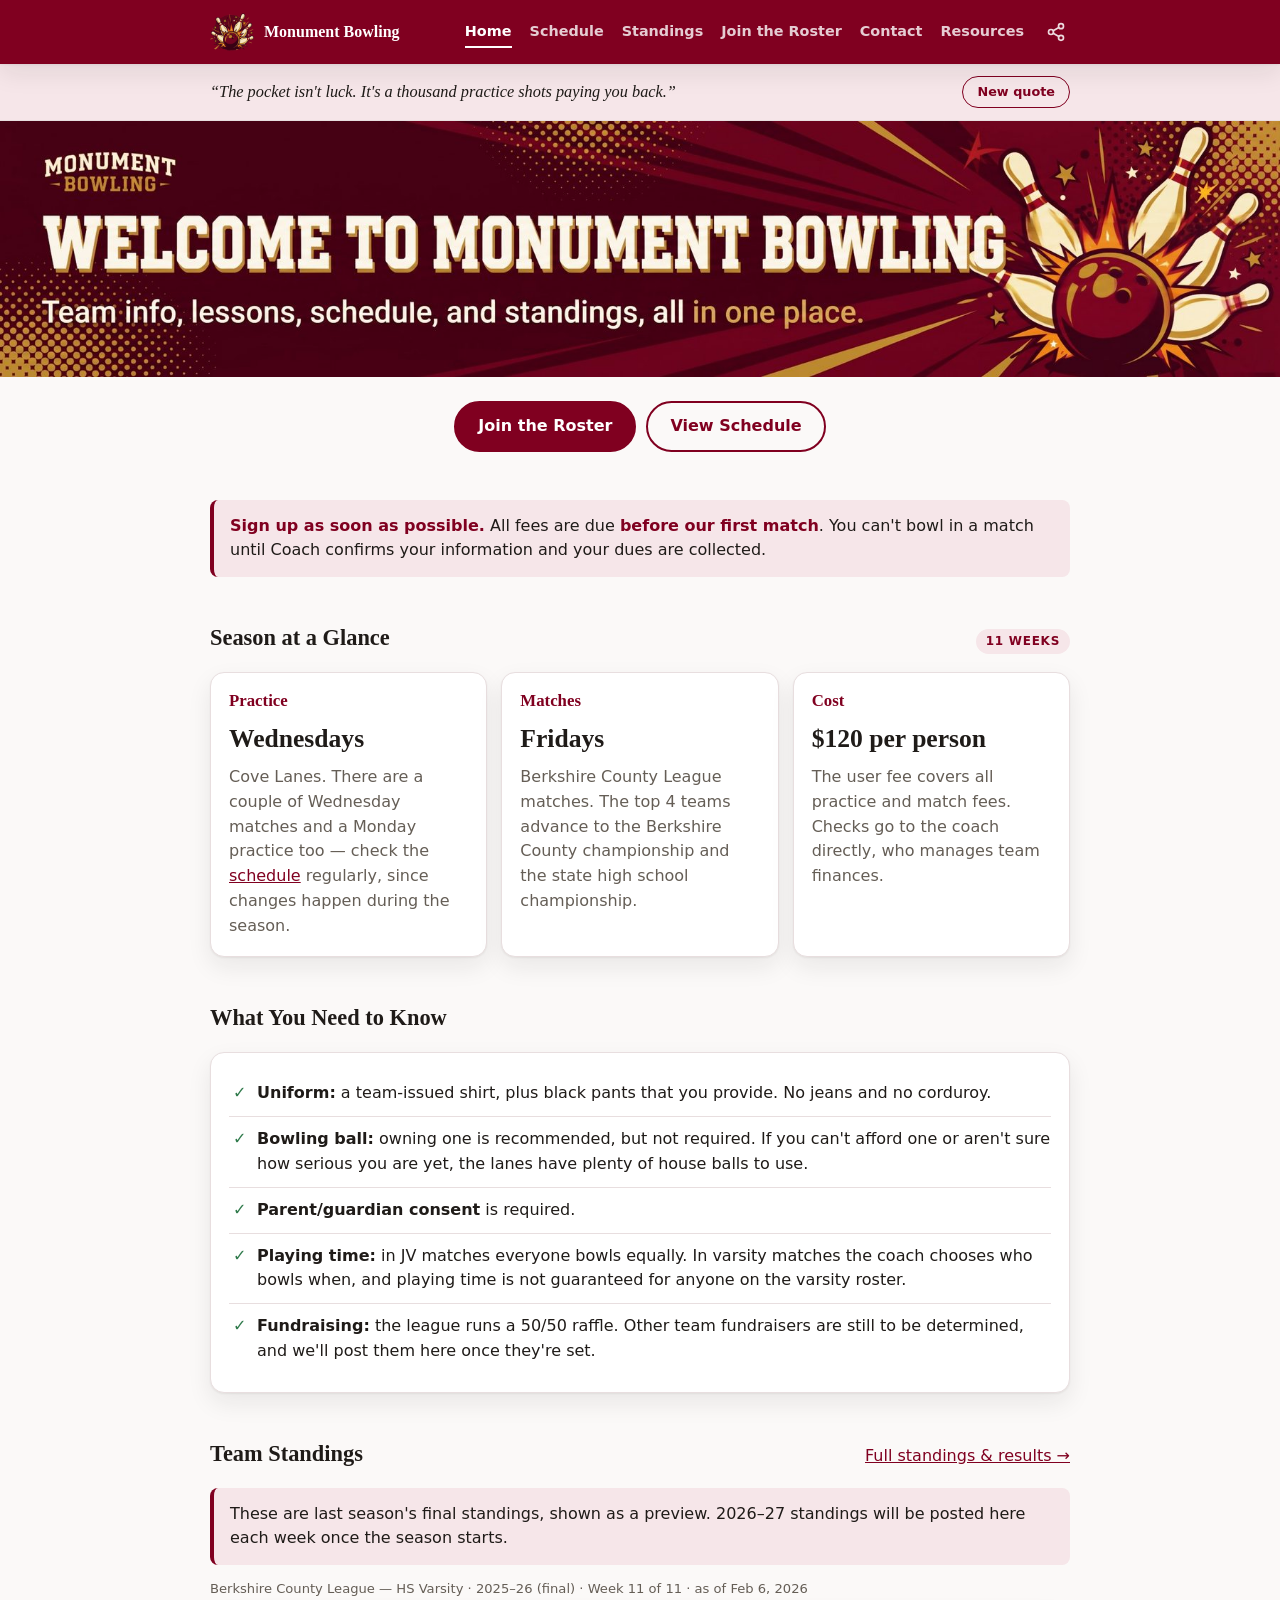
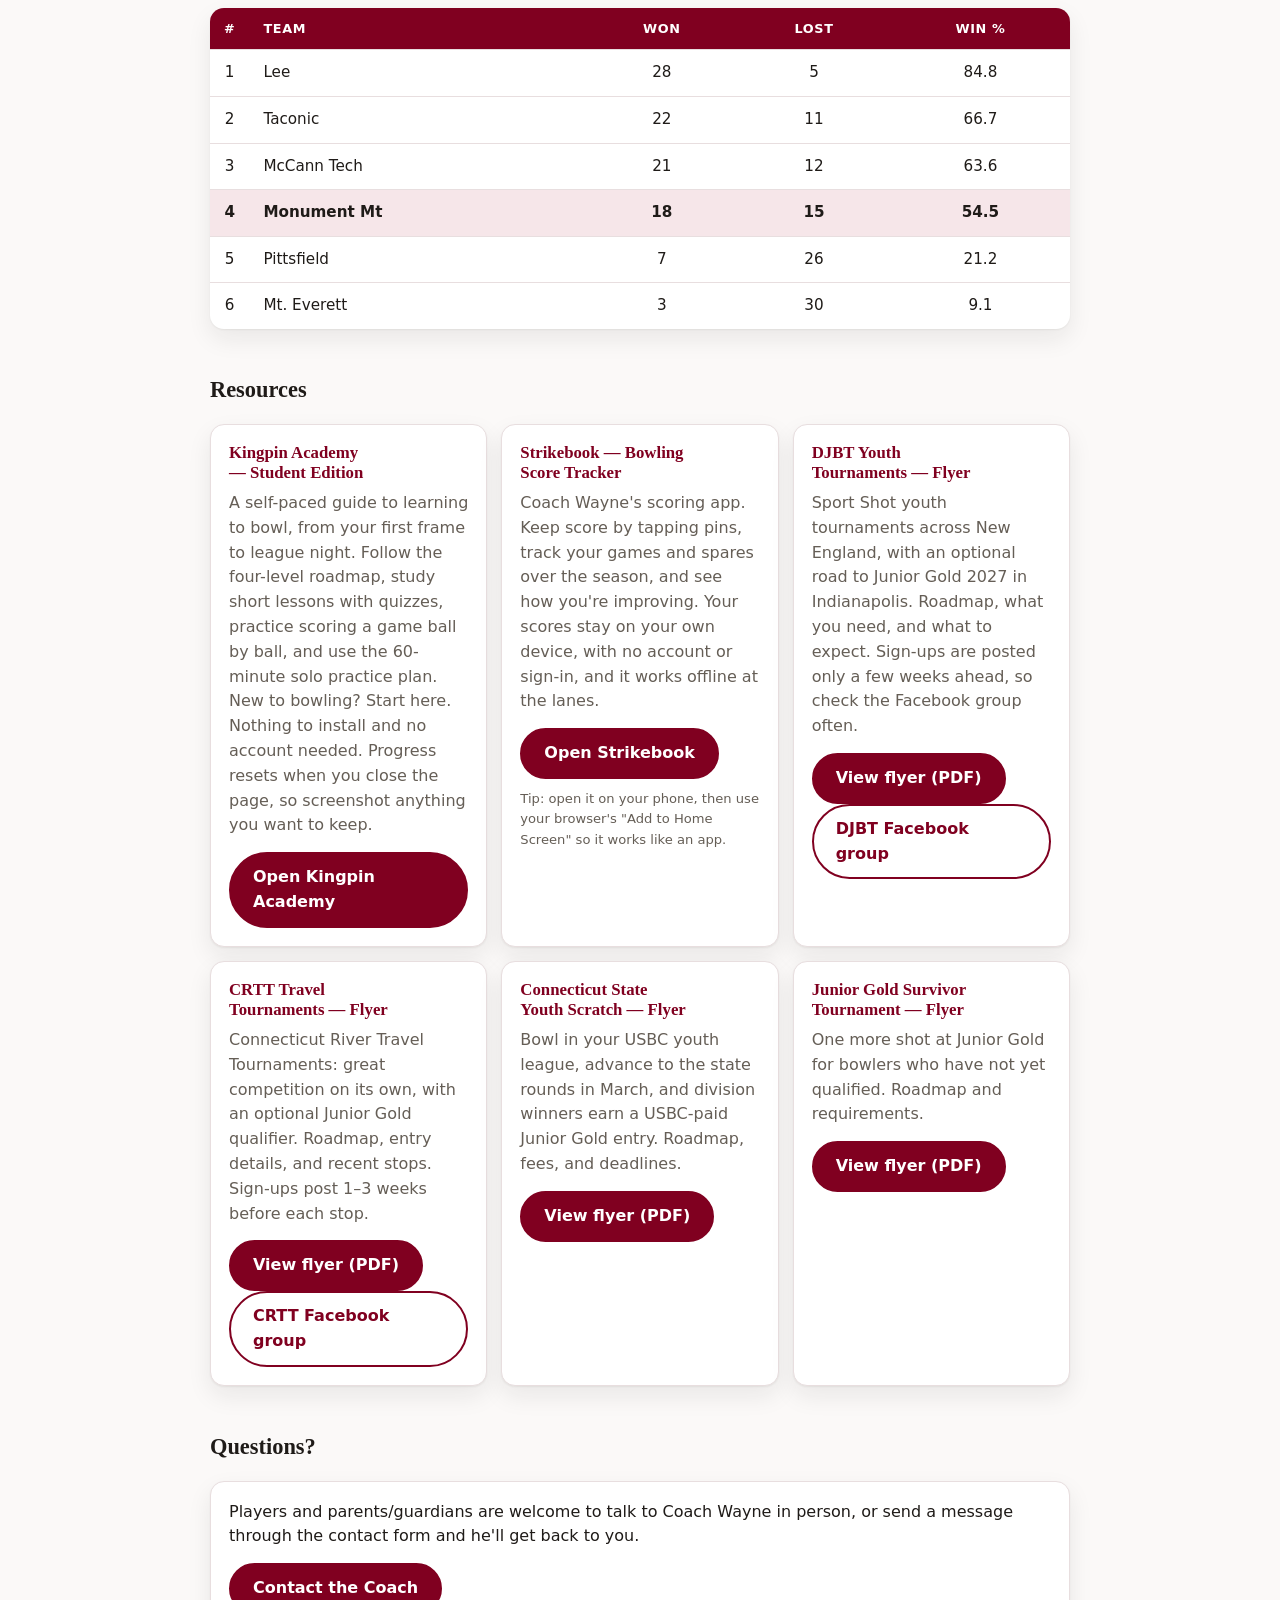
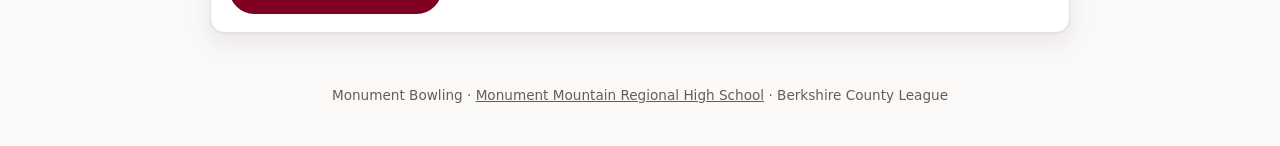
<file: index.html>
<!doctype html>
<html lang="en">
<head>
<meta charset="utf-8">
<meta name="viewport" content="width=device-width, initial-scale=1">
<title>Monument Bowling — Monument Mountain Regional High School</title>
<meta name="description" content="Monument Mountain Regional High School bowling team: season info, schedule, costs, and roster sign-up.">
<link rel="stylesheet" href="assets/style.css?v=12">
<link rel="manifest" href="manifest.webmanifest">
<link rel="icon" href="assets/icons/favicon-32.png" sizes="32x32">
<link rel="apple-touch-icon" href="assets/icons/apple-touch-icon.png">
<meta name="theme-color" content="#800020">
<meta name="apple-mobile-web-app-capable" content="yes">
<meta name="apple-mobile-web-app-title" content="Monument Bowling">
</head>
<body>

<header class="site-nav">
  <div class="wrap">
    <a class="brand" href="index.html"><img src="assets/logo.png" alt=""><span>Monument Bowling</span></a>
    <nav class="links">
      <a href="index.html" class="active">Home</a>
      <a href="schedule.html">Schedule</a>
      <a href="standings.html">Standings</a>
      <a href="join.html">Join the Roster</a>
      <a href="contact.html">Contact</a>
      <a href="index.html#resources">Resources</a>
      <button type="button" class="share-btn" data-share data-share-title="Monument Bowling" data-share-text="Monument Mountain Regional High School bowling — schedule and sign-up." aria-label="Share this page"><svg viewBox="0 0 24 24" fill="none" stroke="currentColor" stroke-width="2" stroke-linecap="round" stroke-linejoin="round"><circle cx="18" cy="5" r="3"/><circle cx="6" cy="12" r="3"/><circle cx="18" cy="19" r="3"/><line x1="8.59" y1="13.51" x2="15.42" y2="17.49"/><line x1="15.41" y1="6.51" x2="8.59" y2="10.49"/></svg></button>
    </nav>
  </div>
</header>

<section class="hero-banner">
  <img src="assets/banner-1800.jpg" srcset="assets/banner-900.jpg 900w, assets/banner-1800.jpg 1800w" sizes="100vw" width="1800" height="360" fetchpriority="high"
       alt="Welcome to Monument Bowling. Team info, lessons, schedule, and standings, all in one place.">
</section>

<section class="wrap hero-cta">
  <h1 class="sr-only">Welcome to Monument Bowling</h1>
  <div class="cta-row">
    <a class="btn primary" href="join.html">Join the Roster</a>
    <a class="btn ghost" href="schedule.html">View Schedule</a>
  </div>
</section>

<section class="wrap">
  <div class="notice">
    <strong>Sign up as soon as possible.</strong> All fees are due <strong>before our first match</strong>. You can't bowl in a match until Coach confirms your information and your dues are collected.
  </div>
</section>

<section class="wrap">
  <div class="section-head"><h2>Season at a Glance</h2><span class="tag">11 weeks</span></div>
  <div class="grid">
    <div class="card">
      <h3>Practice</h3>
      <div class="big">Wednesdays</div>
      <p>Cove Lanes. There are a couple of Wednesday matches and a Monday practice too — check the <a href="schedule.html">schedule</a> regularly, since changes happen during the season.</p>
    </div>
    <div class="card">
      <h3>Matches</h3>
      <div class="big">Fridays</div>
      <p>Berkshire County League matches. The top 4 teams advance to the Berkshire County championship and the state high school championship.</p>
    </div>
    <div class="card">
      <h3>Cost</h3>
      <div class="big">$120 per person</div>
      <p>The user fee covers all practice and match fees. Checks go to the coach directly, who manages team finances.</p>
    </div>
  </div>
</section>

<section class="wrap">
  <div class="section-head"><h2>What You Need to Know</h2></div>
  <div class="card">
    <ul class="checklist">
      <li><strong>Uniform:</strong> a team-issued shirt, plus black pants that you provide. No jeans and no corduroy.</li>
      <li><strong>Bowling ball:</strong> owning one is recommended, but not required. If you can't afford one or aren't sure how serious you are yet, the lanes have plenty of house balls to use.</li>
      <li><strong>Parent/guardian consent</strong> is required.</li>
      <li><strong>Playing time:</strong> in JV matches everyone bowls equally. In varsity matches the coach chooses who bowls when, and playing time is not guaranteed for anyone on the varsity roster.</li>
      <li><strong>Fundraising:</strong> the league runs a 50/50 raffle. Other team fundraisers are still to be determined, and we'll post them here once they're set.</li>
    </ul>
  </div>
</section>

<section class="wrap" id="standings">
  <div class="section-head"><h2>Team Standings</h2><a href="standings.html">Full standings &amp; results &rarr;</a></div>
  <div data-standings data-compact></div>
</section>

<section class="wrap" id="resources">
  <div class="section-head"><h2>Resources</h2></div>
  <div class="grid">
    <div class="card">
      <h3>Kingpin Academy — Student Edition</h3>
      <p>A self-paced guide to learning to bowl, from your first frame to league night. Follow the four-level roadmap, study short lessons with quizzes, practice scoring a game ball by ball, and use the 60-minute solo practice plan. New to bowling? Start here. Nothing to install and no account needed. Progress resets when you close the page, so screenshot anything you want to keep.</p>
      <p style="margin-top:14px;"><a class="btn primary" href="https://cartoticus.github.io/KingpinAcademy/" target="_blank" rel="noopener">Open Kingpin Academy</a></p>
    </div>
    <div class="card">
      <h3>Strikebook — Bowling Score Tracker</h3>
      <p>Coach Wayne's scoring app. Keep score by tapping pins, track your games and spares over the season, and see how you're improving. Your scores stay on your own device, with no account or sign-in, and it works offline at the lanes.</p>
      <p style="margin-top:14px;"><a class="btn primary" href="https://cartoticus.github.io/strikebook/" target="_blank" rel="noopener">Open Strikebook</a></p>
      <p class="hint" style="margin-top:10px;">Tip: open it on your phone, then use your browser's "Add to Home Screen" so it works like an app.</p>
    </div>
    <div class="card">
      <h3>DJBT Youth Tournaments — Flyer</h3>
      <p>Sport Shot youth tournaments across New England, with an optional road to Junior Gold 2027 in Indianapolis. Roadmap, what you need, and what to expect. Sign-ups are posted only a few weeks ahead, so check the Facebook group often.</p>
      <p style="margin-top:14px;"><a class="btn primary" href="assets/flyers/DJBT-Tournament-Flyer.pdf" target="_blank" rel="noopener">View flyer (PDF)</a> <a class="btn" href="https://www.facebook.com/share/g/1CExoyfqXx/" target="_blank" rel="noopener">DJBT Facebook group</a></p>
    </div>
    <div class="card">
      <h3>CRTT Travel Tournaments — Flyer</h3>
      <p>Connecticut River Travel Tournaments: great competition on its own, with an optional Junior Gold qualifier. Roadmap, entry details, and recent stops. Sign-ups post 1–3 weeks before each stop.</p>
      <p style="margin-top:14px;"><a class="btn primary" href="assets/flyers/CRTT-Tournament-Flyer.pdf" target="_blank" rel="noopener">View flyer (PDF)</a> <a class="btn" href="https://www.facebook.com/share/g/1FH4tdsg1z/" target="_blank" rel="noopener">CRTT Facebook group</a></p>
    </div>
    <div class="card">
      <h3>Connecticut State Youth Scratch — Flyer</h3>
      <p>Bowl in your USBC youth league, advance to the state rounds in March, and division winners earn a USBC-paid Junior Gold entry. Roadmap, fees, and deadlines.</p>
      <p style="margin-top:14px;"><a class="btn primary" href="assets/flyers/CT-State-Youth-Scratch-Flyer.pdf" target="_blank" rel="noopener">View flyer (PDF)</a></p>
    </div>
    <div class="card">
      <h3>Junior Gold Survivor Tournament — Flyer</h3>
      <p>One more shot at Junior Gold for bowlers who have not yet qualified. Roadmap and requirements.</p>
      <p style="margin-top:14px;"><a class="btn primary" href="assets/flyers/Survivor-Tournament-Flyer.pdf" target="_blank" rel="noopener">View flyer (PDF)</a></p>
    </div>
  </div>
</section>

<section class="wrap">
  <div class="section-head"><h2>Questions?</h2></div>
  <div class="card">
    <p style="margin:0 0 14px;color:var(--ink);">Players and parents/guardians are welcome to talk to Coach Wayne in person, or send a message through the contact form and he'll get back to you.</p>
    <a class="btn primary" href="contact.html">Contact the Coach</a>
  </div>
</section>

<footer class="site-footer">Monument Bowling · <a href="https://mmrhs.bhrsd.org/" target="_blank" rel="noopener">Monument Mountain Regional High School</a> · Berkshire County League</footer>

<script>
  if ('serviceWorker' in navigator) {
    window.addEventListener('load', function () { navigator.serviceWorker.register('sw.js').catch(function () {}); });
  }
</script>
<script src="assets/standings.js"></script>
<script src="assets/standings-view.js" defer></script>
<script src="assets/share.js" defer></script>
<script src="assets/quote.js" defer></script>
</body>
</html>
</file>
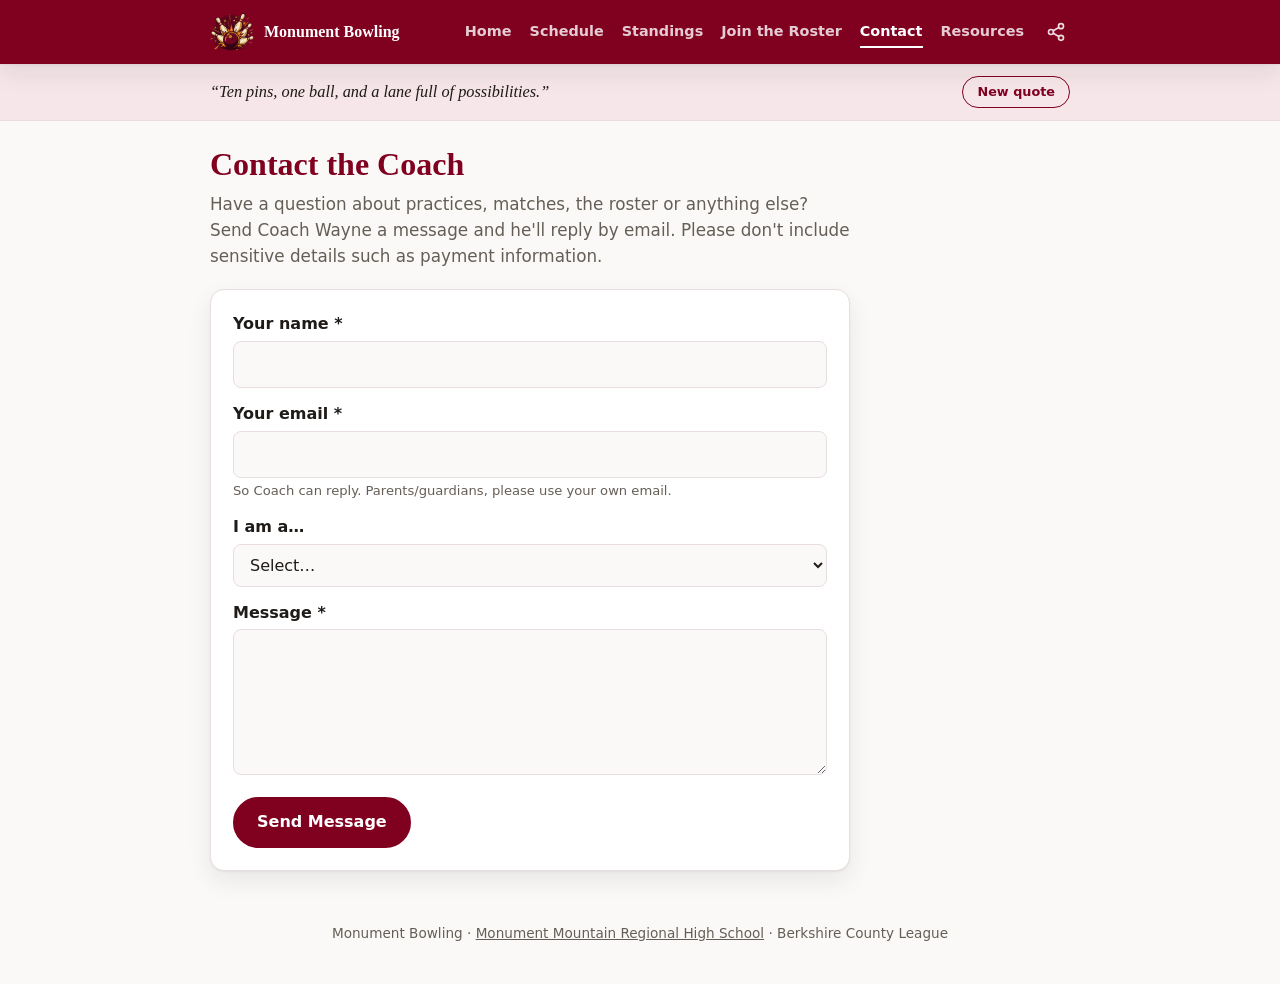
<file: contact.html>
<!doctype html>
<html lang="en">
<head>
<meta charset="utf-8">
<meta name="viewport" content="width=device-width, initial-scale=1">
<title>Contact the Coach — Monument Bowling</title>
<meta name="description" content="Send a message to the Monument Mountain Regional High School bowling coach.">
<link rel="stylesheet" href="assets/style.css?v=12">
<link rel="manifest" href="manifest.webmanifest">
<link rel="icon" href="assets/icons/favicon-32.png" sizes="32x32">
<link rel="apple-touch-icon" href="assets/icons/apple-touch-icon.png">
<meta name="theme-color" content="#800020">
<meta name="apple-mobile-web-app-capable" content="yes">
<meta name="apple-mobile-web-app-title" content="Monument Bowling">
</head>
<body>

<header class="site-nav">
  <div class="wrap">
    <a class="brand" href="index.html"><img src="assets/logo.png" alt=""><span>Monument Bowling</span></a>
    <nav class="links">
      <a href="index.html">Home</a>
      <a href="schedule.html">Schedule</a>
      <a href="standings.html">Standings</a>
      <a href="join.html">Join the Roster</a>
      <a href="contact.html" class="active">Contact</a>
      <a href="index.html#resources">Resources</a>
      <button type="button" class="share-btn" data-share data-share-title="Monument Bowling" data-share-text="Monument Mountain Regional High School bowling." aria-label="Share this page"><svg viewBox="0 0 24 24" fill="none" stroke="currentColor" stroke-width="2" stroke-linecap="round" stroke-linejoin="round"><circle cx="18" cy="5" r="3"/><circle cx="6" cy="12" r="3"/><circle cx="18" cy="19" r="3"/><line x1="8.59" y1="13.51" x2="15.42" y2="17.49"/><line x1="15.41" y1="6.51" x2="8.59" y2="10.49"/></svg></button>
    </nav>
  </div>
</header>

<section class="wrap">
  <h1 style="font-size:2rem;">Contact the Coach</h1>
  <p class="lead" style="margin-left:0;">Have a question about practices, matches, the roster or anything else? Send Coach Wayne a message and he'll reply by email. Please don't include sensitive details such as payment information.</p>

  <form id="contact-form" class="join-form" action="https://formspree.io/f/xrpqqjlb" method="POST">
    <input type="hidden" name="_subject" value="Monument Bowling: message for the coach">
    <input type="hidden" name="form_type" value="contact the coach">
    <input type="text" name="_gotcha" class="hp" tabindex="-1" autocomplete="off" aria-hidden="true">

    <div class="field">
      <label for="name">Your name *</label>
      <input type="text" id="name" name="name" required autocomplete="name">
    </div>
    <div class="field">
      <label for="email">Your email *</label>
      <input type="email" id="email" name="email" required autocomplete="email">
      <span class="hint">So Coach can reply. Parents/guardians, please use your own email.</span>
    </div>
    <div class="field">
      <label for="role">I am a…</label>
      <select id="role" name="role">
        <option value="">Select…</option>
        <option>Parent/guardian</option>
        <option>Player</option>
        <option>Other</option>
      </select>
    </div>
    <div class="field">
      <label for="message">Message *</label>
      <textarea id="message" name="message" rows="5" required></textarea>
    </div>
    <div class="submit-row">
      <button type="submit" class="btn primary">Send Message</button>
      <span id="form-status" role="status"></span>
    </div>
  </form>
</section>

<footer class="site-footer">Monument Bowling · <a href="https://mmrhs.bhrsd.org/" target="_blank" rel="noopener">Monument Mountain Regional High School</a> · Berkshire County League</footer>

<script>
  var form = document.getElementById('contact-form');
  var statusEl = document.getElementById('form-status');
  function fail(msg) { statusEl.textContent = msg; statusEl.className = 'err'; }

  form.addEventListener('submit', async function (e) {
    e.preventDefault();
    statusEl.textContent = 'Sending…';
    statusEl.className = '';
    try {
      var response = await fetch(form.action, {
        method: 'POST',
        body: new FormData(form),
        headers: { 'Accept': 'application/json' }
      });
      if (response.ok) {
        form.reset();
        statusEl.textContent = "Thanks — your message was sent. Coach Wayne will reply by email.";
        statusEl.className = 'ok';
      } else {
        fail('Something went wrong — please try again in a few minutes.');
      }
    } catch (err) {
      fail('Something went wrong — please try again in a few minutes.');
    }
  });
</script>
<script>
  if ('serviceWorker' in navigator) {
    window.addEventListener('load', function () { navigator.serviceWorker.register('sw.js').catch(function () {}); });
  }
</script>
<script src="assets/share.js" defer></script>
<script src="assets/quote.js" defer></script>
</body>
</html>
</file>
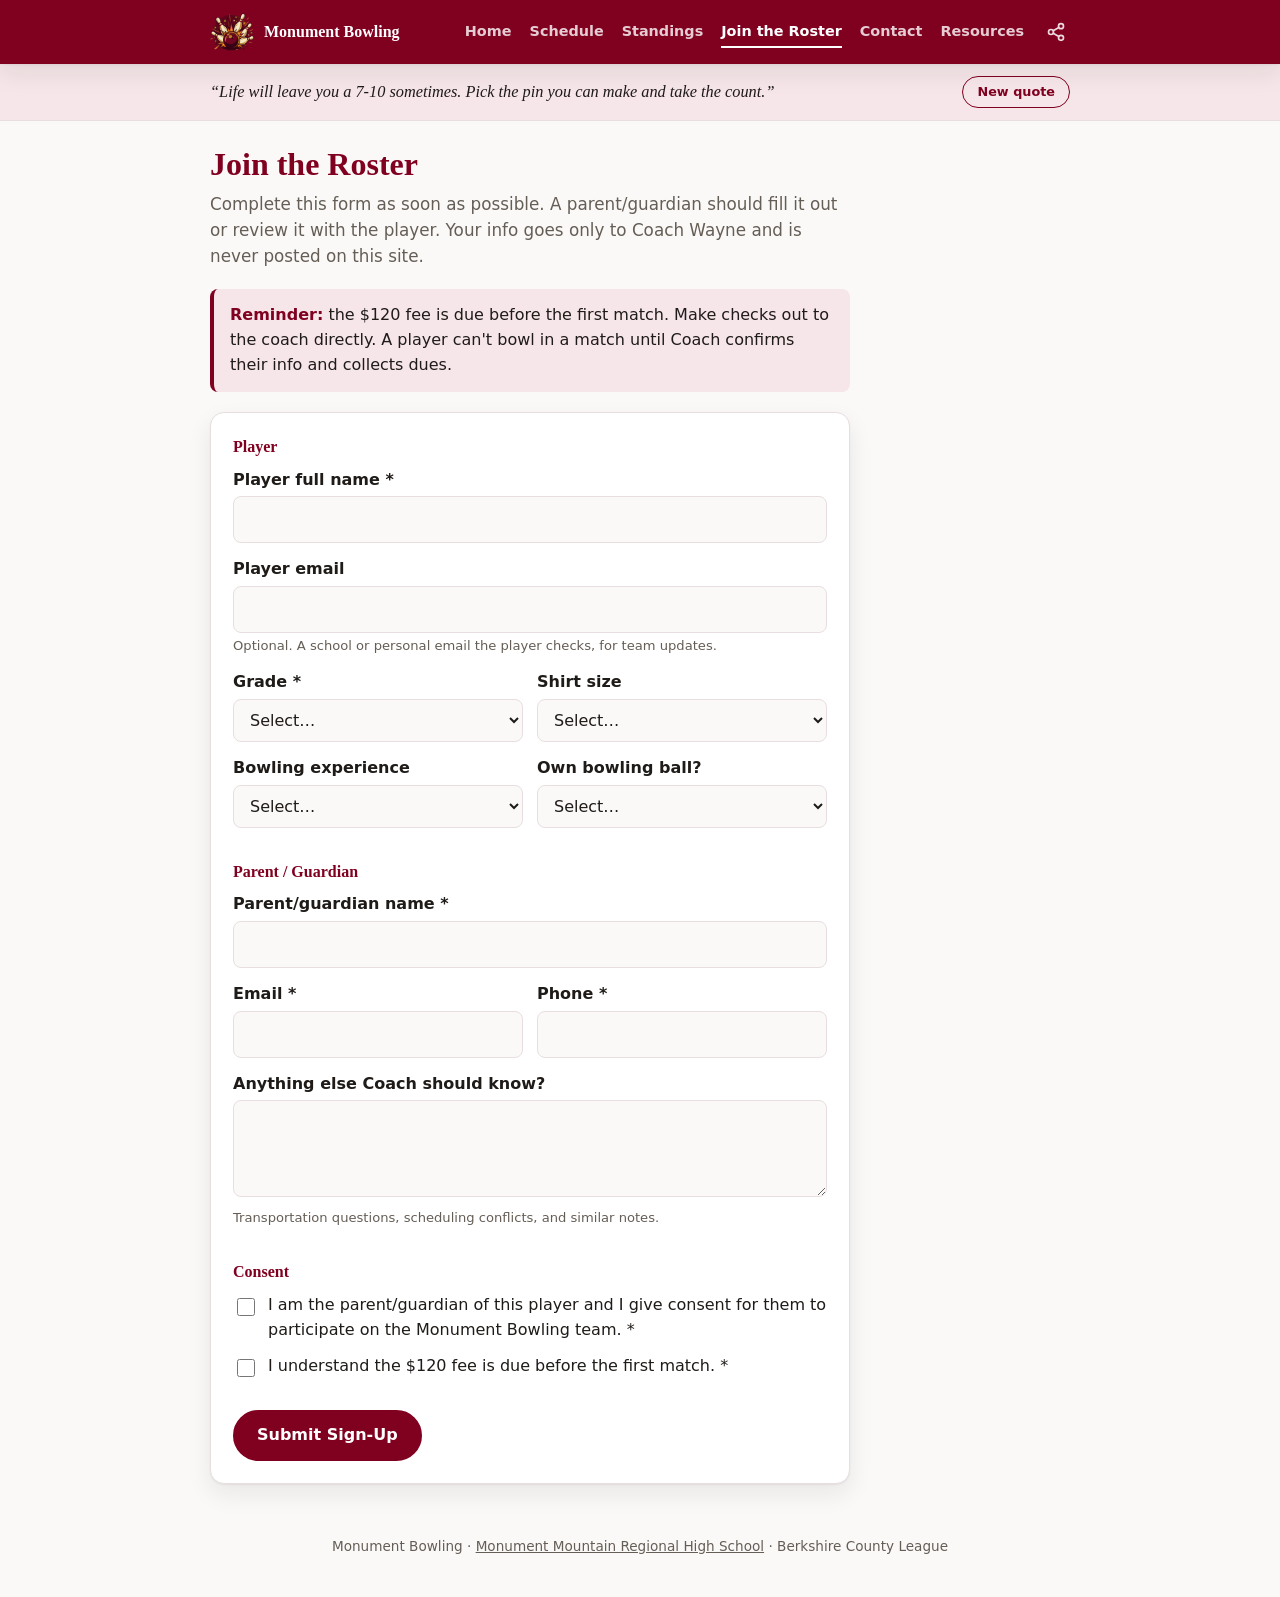
<file: join.html>
<!doctype html>
<html lang="en">
<head>
<meta charset="utf-8">
<meta name="viewport" content="width=device-width, initial-scale=1">
<title>Join the Roster — Monument Bowling</title>
<meta name="description" content="Sign up for the Monument Mountain Regional High School bowling team.">
<link rel="stylesheet" href="assets/style.css?v=12">
<link rel="manifest" href="manifest.webmanifest">
<link rel="icon" href="assets/icons/favicon-32.png" sizes="32x32">
<link rel="apple-touch-icon" href="assets/icons/apple-touch-icon.png">
<meta name="theme-color" content="#800020">
<meta name="apple-mobile-web-app-capable" content="yes">
<meta name="apple-mobile-web-app-title" content="Monument Bowling">
</head>
<body>

<header class="site-nav">
  <div class="wrap">
    <a class="brand" href="index.html"><img src="assets/logo.png" alt=""><span>Monument Bowling</span></a>
    <nav class="links">
      <a href="index.html">Home</a>
      <a href="schedule.html">Schedule</a>
      <a href="standings.html">Standings</a>
      <a href="join.html" class="active">Join the Roster</a>
      <a href="contact.html">Contact</a>
      <a href="index.html#resources">Resources</a>
      <button type="button" class="share-btn" data-share data-share-title="Join Monument Bowling" data-share-text="Sign up for Monument Mountain Regional High School bowling." aria-label="Share this page"><svg viewBox="0 0 24 24" fill="none" stroke="currentColor" stroke-width="2" stroke-linecap="round" stroke-linejoin="round"><circle cx="18" cy="5" r="3"/><circle cx="6" cy="12" r="3"/><circle cx="18" cy="19" r="3"/><line x1="8.59" y1="13.51" x2="15.42" y2="17.49"/><line x1="15.41" y1="6.51" x2="8.59" y2="10.49"/></svg></button>
    </nav>
  </div>
</header>

<section class="wrap">
  <h1 style="font-size:2rem;">Join the Roster</h1>
  <p class="lead" style="margin-left:0;">Complete this form as soon as possible. A parent/guardian should fill it out or review it with the player. Your info goes only to Coach Wayne and is never posted on this site.</p>
  <div class="notice" style="margin-bottom:20px;max-width:640px;">
    <strong>Reminder:</strong> the $120 fee is due before the first match. Make checks out to the coach directly. A player can't bowl in a match until Coach confirms their info and collects dues.
  </div>

  <form id="join-form" class="join-form" action="https://formspree.io/f/xrpqqjlb" method="POST">
    <input type="hidden" name="_subject" value="Monument Bowling roster sign-up">
    <input type="text" name="_gotcha" class="hp" tabindex="-1" autocomplete="off" aria-hidden="true">

    <fieldset>
      <legend>Player</legend>
      <div class="field">
        <label for="player_name">Player full name *</label>
        <input type="text" id="player_name" name="player_name" required autocomplete="off">
      </div>
      <div class="field">
        <label for="player_email">Player email</label>
        <input type="email" id="player_email" name="player_email" autocomplete="off">
        <span class="hint">Optional. A school or personal email the player checks, for team updates.</span>
      </div>
      <div class="row-2">
        <div class="field">
          <label for="grade">Grade *</label>
          <select id="grade" name="grade" required>
            <option value="">Select…</option>
            <option>9</option><option>10</option><option>11</option><option>12</option>
          </select>
        </div>
        <div class="field">
          <label for="shirt">Shirt size</label>
          <select id="shirt" name="shirt_size">
            <option value="">Select…</option>
            <option>Youth L</option><option>S</option><option>M</option><option>L</option><option>XL</option><option>2XL</option><option>3XL</option>
          </select>
        </div>
      </div>
      <div class="row-2">
        <div class="field">
          <label for="experience">Bowling experience</label>
          <select id="experience" name="experience">
            <option value="">Select…</option>
            <option>New to bowling</option>
            <option>Some experience</option>
            <option>Bowled on a team or in a league</option>
          </select>
        </div>
        <div class="field">
          <label for="own_ball">Own bowling ball?</label>
          <select id="own_ball" name="own_ball">
            <option value="">Select…</option>
            <option>Yes</option>
            <option>No — will use house balls</option>
          </select>
        </div>
      </div>
    </fieldset>

    <fieldset>
      <legend>Parent / Guardian</legend>
      <div class="field">
        <label for="guardian_name">Parent/guardian name *</label>
        <input type="text" id="guardian_name" name="guardian_name" required autocomplete="off">
      </div>
      <div class="row-2">
        <div class="field">
          <label for="guardian_email">Email *</label>
          <input type="email" id="guardian_email" name="guardian_email" required>
        </div>
        <div class="field">
          <label for="guardian_phone">Phone *</label>
          <input type="tel" id="guardian_phone" name="guardian_phone" required>
        </div>
      </div>
      <div class="field">
        <label for="message">Anything else Coach should know?</label>
        <textarea id="message" name="message" rows="3"></textarea>
        <span class="hint">Transportation questions, scheduling conflicts, and similar notes.</span>
      </div>
    </fieldset>

    <fieldset>
      <legend>Consent</legend>
      <label class="check">
        <input type="checkbox" name="guardian_consent" value="yes" required>
        <span>I am the parent/guardian of this player and I give consent for them to participate on the Monument Bowling team. *</span>
      </label>
      <label class="check">
        <input type="checkbox" name="understands_fees" value="yes" required>
        <span>I understand the $120 fee is due before the first match. *</span>
      </label>
    </fieldset>

    <div class="submit-row">
      <button type="submit" class="btn primary">Submit Sign-Up</button>
      <span id="form-status" role="status"></span>
    </div>
  </form>
</section>

<footer class="site-footer">Monument Bowling · <a href="https://mmrhs.bhrsd.org/" target="_blank" rel="noopener">Monument Mountain Regional High School</a> · Berkshire County League</footer>

<script>
  var form = document.getElementById('join-form');
  var statusEl = document.getElementById('form-status');

  function fail(msg) { statusEl.textContent = msg; statusEl.className = 'err'; }

  form.addEventListener('submit', async function (e) {
    e.preventDefault();
    statusEl.textContent = 'Sending…';
    statusEl.className = '';
    try {
      var response = await fetch(form.action, {
        method: 'POST',
        body: new FormData(form),
        headers: { 'Accept': 'application/json' }
      });
      if (response.ok) {
        form.reset();
        statusEl.textContent = "Thanks — you're signed up! Coach Wayne will confirm your info.";
        statusEl.className = 'ok';
      } else {
        fail('Something went wrong — please try again in a few minutes, or use the Contact the Coach page.');
      }
    } catch (err) {
      fail('Something went wrong — please try again in a few minutes, or use the Contact the Coach page.');
    }
  });
</script>
<script>
  if ('serviceWorker' in navigator) {
    window.addEventListener('load', function () { navigator.serviceWorker.register('sw.js').catch(function () {}); });
  }
</script>
<script src="assets/share.js" defer></script>
<script src="assets/quote.js" defer></script>
</body>
</html>
</file>
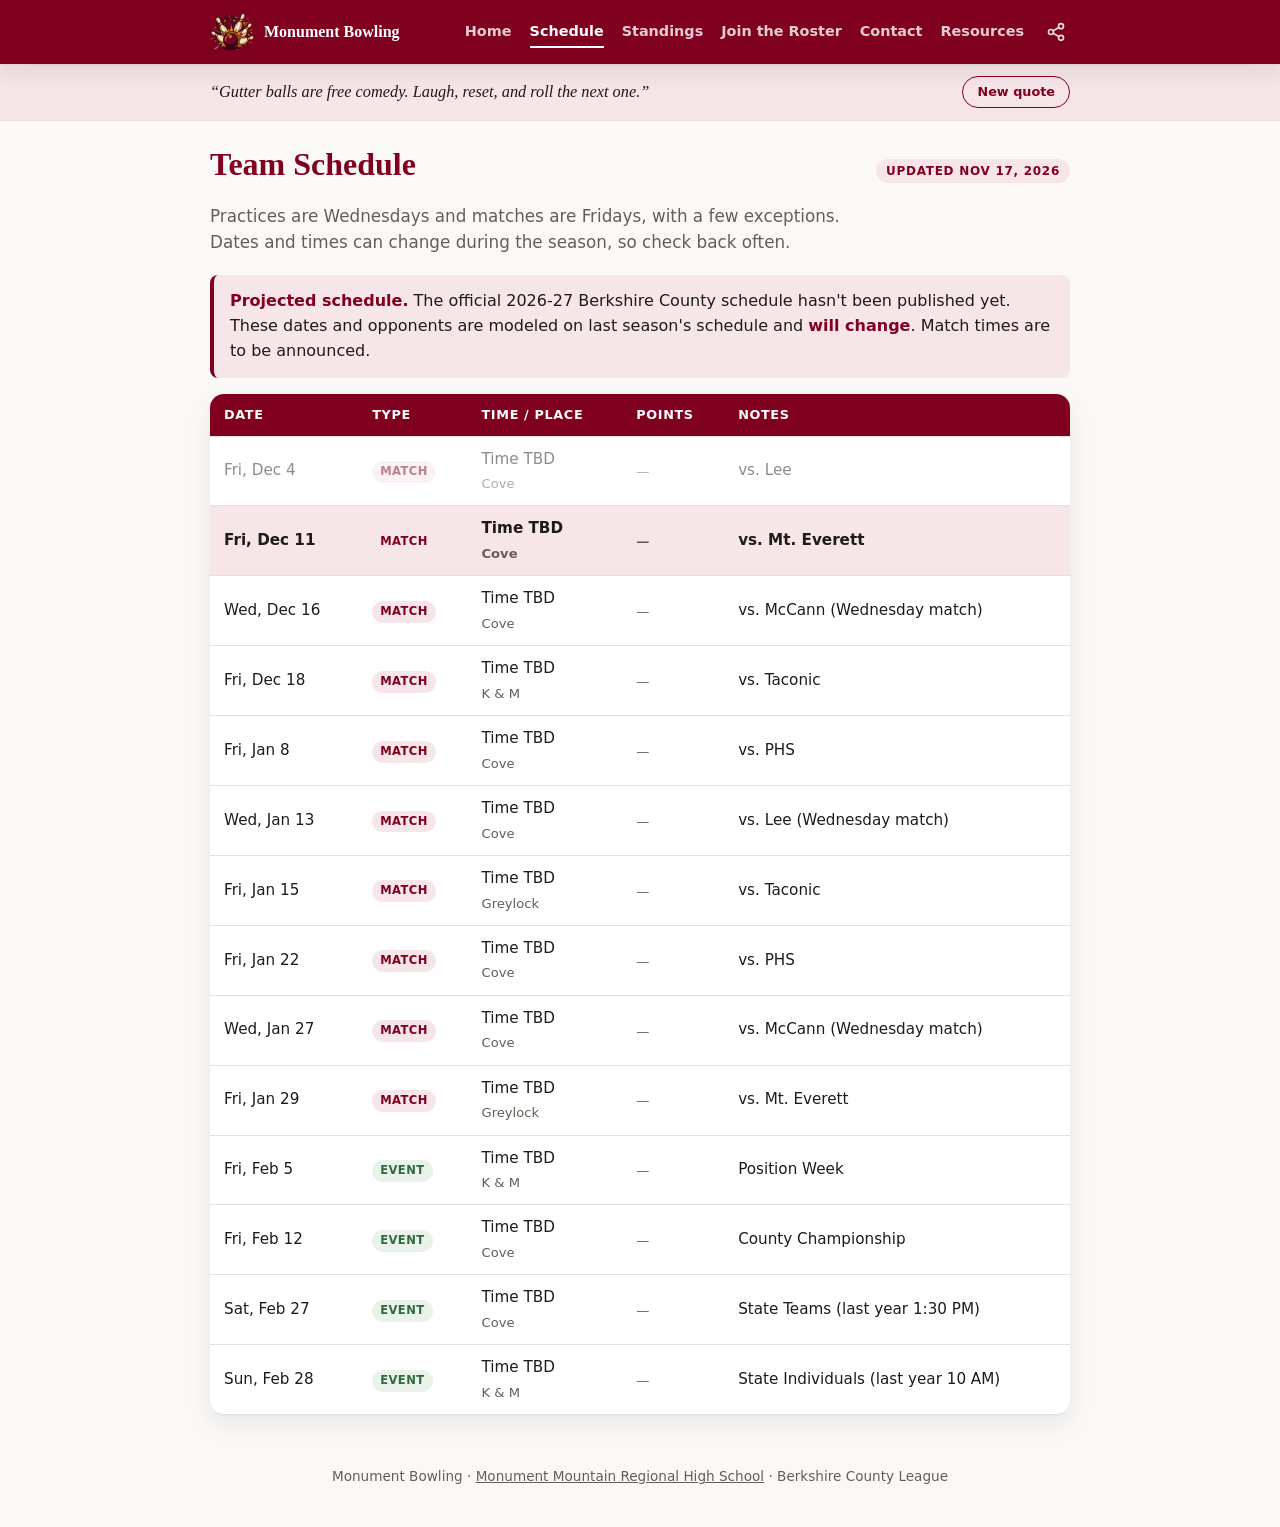
<file: schedule.html>
<!doctype html>
<html lang="en">
<head>
<meta charset="utf-8">
<meta name="viewport" content="width=device-width, initial-scale=1">
<title>Schedule — Monument Bowling</title>
<meta name="description" content="Practice and match schedule for the Monument Mountain Regional High School bowling team.">
<link rel="stylesheet" href="assets/style.css?v=12">
<link rel="manifest" href="manifest.webmanifest">
<link rel="icon" href="assets/icons/favicon-32.png" sizes="32x32">
<link rel="apple-touch-icon" href="assets/icons/apple-touch-icon.png">
<meta name="theme-color" content="#800020">
<meta name="apple-mobile-web-app-capable" content="yes">
<meta name="apple-mobile-web-app-title" content="Monument Bowling">
</head>
<body>

<header class="site-nav">
  <div class="wrap">
    <a class="brand" href="index.html"><img src="assets/logo.png" alt=""><span>Monument Bowling</span></a>
    <nav class="links">
      <a href="index.html">Home</a>
      <a href="schedule.html" class="active">Schedule</a>
      <a href="standings.html">Standings</a>
      <a href="join.html">Join the Roster</a>
      <a href="contact.html">Contact</a>
      <a href="index.html#resources">Resources</a>
      <button type="button" class="share-btn" data-share data-share-title="Monument Bowling schedule" data-share-text="Monument Mountain Regional High School bowling — schedule." aria-label="Share this page"><svg viewBox="0 0 24 24" fill="none" stroke="currentColor" stroke-width="2" stroke-linecap="round" stroke-linejoin="round"><circle cx="18" cy="5" r="3"/><circle cx="6" cy="12" r="3"/><circle cx="18" cy="19" r="3"/><line x1="8.59" y1="13.51" x2="15.42" y2="17.49"/><line x1="15.41" y1="6.51" x2="8.59" y2="10.49"/></svg></button>
    </nav>
  </div>
</header>

<section class="wrap">
  <div class="section-head">
    <h1 style="font-size:2rem;">Team Schedule</h1>
    <span class="tag" id="updated" hidden></span>
  </div>
  <p class="lead" style="margin-left:0;text-align:left;">Practices are Wednesdays and matches are Fridays, with a few exceptions. Dates and times can change during the season, so check back often.</p>

  <div id="tentative" class="notice" style="margin-bottom:16px;" hidden>
    <strong>Projected schedule.</strong> The official 2026-27 Berkshire County schedule hasn't been published yet. These dates and opponents are modeled on last season's schedule and <strong>will change</strong>. Match times are to be announced.
  </div>

  <p id="season-points" class="season-points" hidden></p>

  <div id="schedule-wrap"></div>
  <p id="empty" class="notice" hidden>The full schedule is being finalized and will be posted here soon. In the meantime: practices are Wednesdays at Cove Lanes and matches are Fridays. Questions? <a href="contact.html">Contact the coach</a>.</p>
</section>

<footer class="site-footer">Monument Bowling · <a href="https://mmrhs.bhrsd.org/" target="_blank" rel="noopener">Monument Mountain Regional High School</a> · Berkshire County League</footer>

<script src="assets/schedule.js"></script>
<script>
(function () {
  var data = window.MB_SCHEDULE || { events: [] };
  var events = (data.events || []).slice().sort(function (a, b) { return a.date < b.date ? -1 : a.date > b.date ? 1 : 0; });
  if (data.tentative) document.getElementById('tentative').hidden = false;
  if (data.updated) {
    var u = document.getElementById('updated');
    u.textContent = 'Updated ' + data.updated;
    u.hidden = false;
  }
  if (!events.length) { document.getElementById('empty').hidden = false; return; }

  function esc(s) { return String(s == null ? '' : s).replace(/[&<>"]/g, function (c) { return {'&':'&amp;','<':'&lt;','>':'&gt;','"':'&quot;'}[c]; }); }
  var now = new Date();
  var today = now.getFullYear() + '-' + String(now.getMonth() + 1).padStart(2, '0') + '-' + String(now.getDate()).padStart(2, '0');
  var nextIdx = events.findIndex(function (e) { return e.date >= today; });
  var labels = { practice: 'Practice', match: 'Match', event: 'Event' };

  function hasResult(e) { return typeof e.won === 'number' && typeof e.lost === 'number'; }
  function result(e) {
    if (!hasResult(e)) return '<span class="hint">\u2014</span>';
    var tag = e.won > e.lost ? 'W' : (e.won < e.lost ? 'L' : 'T');
    return '<span class="res res-' + tag + '">' + tag + '</span> ' + e.won + '\u2013' + e.lost;
  }

  var played = events.filter(hasResult);
  if (played.length) {
    var tw = played.reduce(function (n, e) { return n + e.won; }, 0);
    var tl = played.reduce(function (n, e) { return n + e.lost; }, 0);
    var sum = document.getElementById('season-points');
    sum.innerHTML = '<strong>Season points:</strong> ' + tw + ' won \u00B7 ' + tl + ' lost <span class="hint">(through ' + played.length + ' ' + (played.length === 1 ? 'match' : 'matches') + ')</span>';
    sum.hidden = false;
  }

  var rows = events.map(function (e, i) {
    var d = new Date(e.date + 'T12:00:00');
    var pretty = d.toLocaleDateString(undefined, { weekday: 'short', month: 'short', day: 'numeric' });
    var cls = e.date < today ? 'past' : (i === nextIdx ? 'next' : '');
    var type = labels[e.type] ? e.type : 'event';
    return '<tr class="' + cls + '"><td>' + esc(pretty) + '</td>' +
      '<td><span class="kind ' + type + '">' + labels[type] + '</span></td>' +
      '<td>' + esc(e.time) + '<br><span class="hint">' + esc(e.location) + '</span></td>' +
      '<td class="pts">' + result(e) + '</td>' +
      '<td>' + esc(e.note) + '</td></tr>';
  }).join('');

  document.getElementById('schedule-wrap').innerHTML =
    '<table class="schedule"><thead><tr><th>Date</th><th>Type</th><th>Time / Place</th><th>Points</th><th>Notes</th></tr></thead><tbody>' + rows + '</tbody></table>';
})();
</script>
<script>
  if ('serviceWorker' in navigator) {
    window.addEventListener('load', function () { navigator.serviceWorker.register('sw.js').catch(function () {}); });
  }
</script>
<script src="assets/share.js" defer></script>
<script src="assets/quote.js" defer></script>
</body>
</html>
</file>
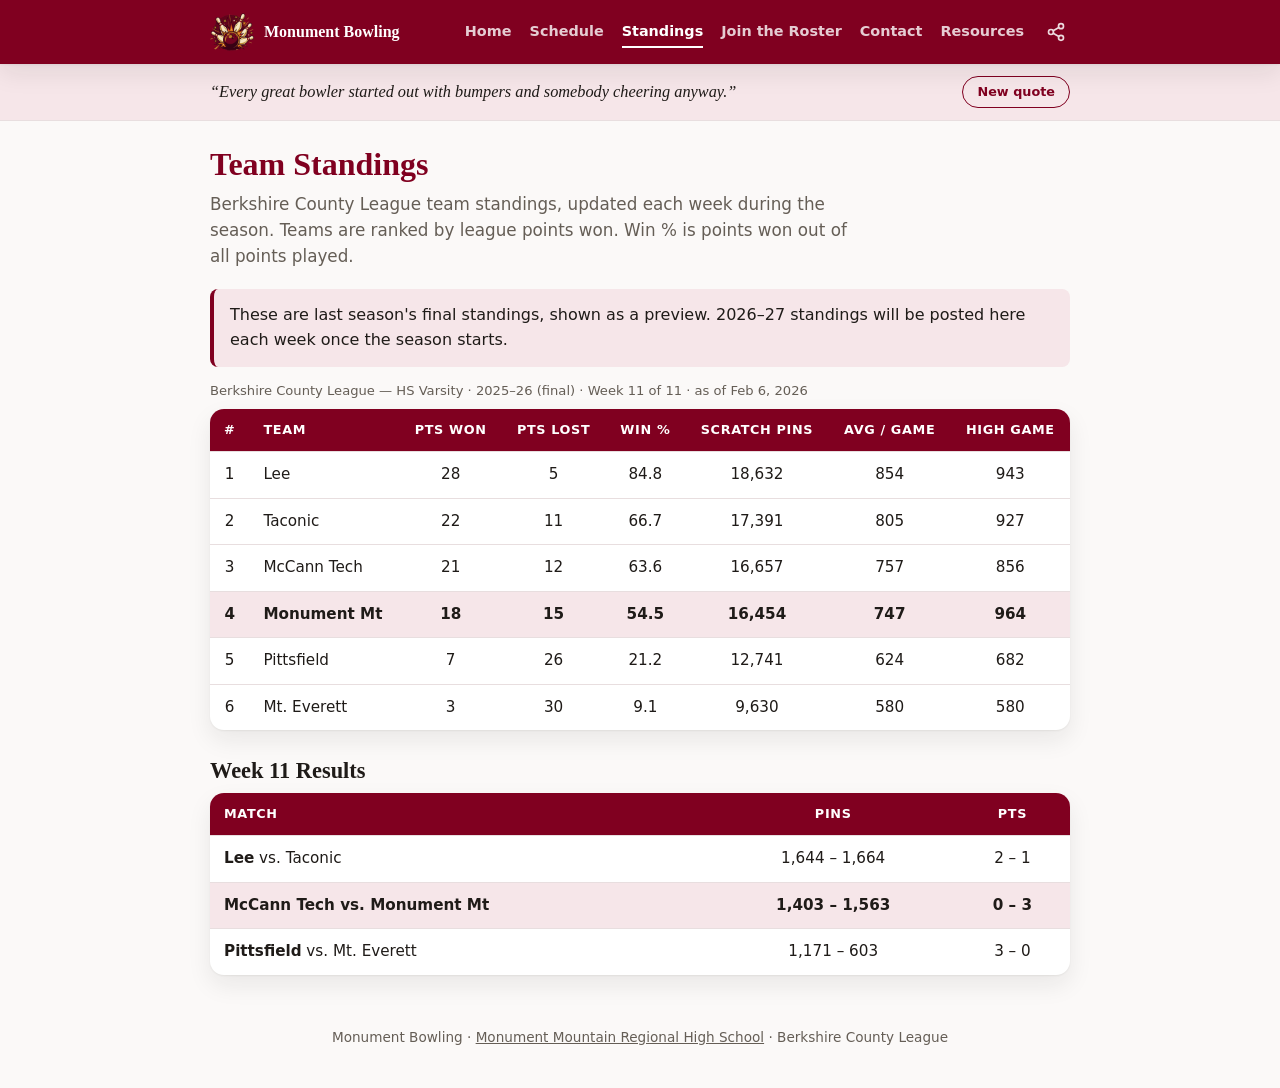
<file: standings.html>
<!doctype html>
<html lang="en">
<head>
<meta charset="utf-8">
<meta name="viewport" content="width=device-width, initial-scale=1">
<title>Standings — Monument Bowling</title>
<meta name="description" content="Berkshire County League team standings for the Monument Mountain Regional High School bowling team.">
<link rel="stylesheet" href="assets/style.css?v=12">
<link rel="manifest" href="manifest.webmanifest">
<link rel="icon" href="assets/icons/favicon-32.png" sizes="32x32">
<link rel="apple-touch-icon" href="assets/icons/apple-touch-icon.png">
<meta name="theme-color" content="#800020">
<meta name="apple-mobile-web-app-capable" content="yes">
<meta name="apple-mobile-web-app-title" content="Monument Bowling">
</head>
<body>

<header class="site-nav">
  <div class="wrap">
    <a class="brand" href="index.html"><img src="assets/logo.png" alt=""><span>Monument Bowling</span></a>
    <nav class="links">
      <a href="index.html">Home</a>
      <a href="schedule.html">Schedule</a>
      <a href="standings.html" class="active">Standings</a>
      <a href="join.html">Join the Roster</a>
      <a href="contact.html">Contact</a>
      <a href="index.html#resources">Resources</a>
      <button type="button" class="share-btn" data-share data-share-title="Monument Bowling standings" data-share-text="Monument Mountain Regional High School bowling — team standings." aria-label="Share this page"><svg viewBox="0 0 24 24" fill="none" stroke="currentColor" stroke-width="2" stroke-linecap="round" stroke-linejoin="round"><circle cx="18" cy="5" r="3"/><circle cx="6" cy="12" r="3"/><circle cx="18" cy="19" r="3"/><line x1="8.59" y1="13.51" x2="15.42" y2="17.49"/><line x1="15.41" y1="6.51" x2="8.59" y2="10.49"/></svg></button>
    </nav>
  </div>
</header>

<section class="wrap">
  <h1 style="font-size:2rem;">Team Standings</h1>
  <p class="lead" style="margin-left:0;text-align:left;">Berkshire County League team standings, updated each week during the season. Teams are ranked by league points won. Win % is points won out of all points played.</p>
  <div data-standings></div>
</section>

<footer class="site-footer">Monument Bowling · <a href="https://mmrhs.bhrsd.org/" target="_blank" rel="noopener">Monument Mountain Regional High School</a> · Berkshire County League</footer>

<script src="assets/standings.js"></script>
<script src="assets/standings-view.js" defer></script>
<script>
  if ('serviceWorker' in navigator) {
    window.addEventListener('load', function () { navigator.serviceWorker.register('sw.js').catch(function () {}); });
  }
</script>
<script src="assets/share.js" defer></script>
<script src="assets/quote.js" defer></script>
</body>
</html>
</file>
<file: assets/style.css>
/* Monument Bowling — shared site styles (no external dependencies) */

:root {
  --bg: #FBF9F8;
  --card: #FFFFFF;
  --red: #800020;
  --red-2: #5E0017;
  --red-tint: #F6E6E9;
  --ink: #1F1B18;
  --ink-soft: #655E56;
  --line: #E8DEDF;
  --good: #2F7A4B;
  --bad: #B3321F;
  --nav: #800020;
  --shadow: 0 1px 2px rgba(31,27,24,.06), 0 10px 24px rgba(31,27,24,.08);
}
@media (prefers-color-scheme: dark) {
  :root {
    --bg: #151112;
    --card: #211A1C;
    --red: #E0687F;
    --red-2: #C44B63;
    --red-tint: #3A1A21;
    --ink: #F1EBE2;
    --ink-soft: #B3AA9D;
    --line: #3C3135;
    --good: #6CC08A;
    --bad: #F08A78;
    --nav: #5E0017;
    --shadow: 0 1px 2px rgba(0,0,0,.4), 0 12px 28px rgba(0,0,0,.45);
  }
}

* { box-sizing: border-box; }
html, body { margin: 0; padding: 0; }
body {
  background: var(--bg);
  color: var(--ink);
  font-family: system-ui, -apple-system, "Segoe UI", Roboto, sans-serif;
  line-height: 1.55;
}
img { max-width: 100%; }
h1, h2, h3 { font-family: Georgia, "Times New Roman", serif; margin: 0 0 8px; line-height: 1.2; text-wrap: balance; }
h1 { font-size: clamp(2rem, 6vw, 3rem); color: var(--red); }
h2 { font-size: 1.4rem; }
h3 { font-size: 1.05rem; }
a { color: var(--red); }
.wrap { max-width: 900px; margin-inline: auto; padding-inline: 20px; }
section.wrap { padding-block: 24px; }

/* Nav */
header.site-nav { background: var(--nav); color: #fff; position: sticky; top: 0; z-index: 10; box-shadow: var(--shadow); }
header.site-nav .wrap { display: flex; align-items: center; justify-content: space-between; gap: 16px; padding-block: 10px; flex-wrap: wrap; }
.brand { display: flex; align-items: center; gap: 10px; text-decoration: none; color: #fff; font-family: Georgia, serif; font-weight: 700; }
.brand img { width: 44px; height: 44px; border-radius: 0; }
nav.links { display: flex; align-items: center; gap: 8px 18px; flex-wrap: wrap; }
nav.links a { color: #fff; text-decoration: none; font-size: .9rem; font-weight: 600; opacity: .8; padding-block: 4px; border-bottom: 2px solid transparent; }
nav.links a:hover, nav.links a.active { opacity: 1; border-bottom-color: #fff; }
.share-btn { background: none; border: 0; color: #fff; cursor: pointer; padding: 4px; opacity: .85; }
.share-btn:hover { opacity: 1; }
.share-btn svg { width: 20px; height: 20px; display: block; }

/* Hero */
.hero { text-align: center; padding-block: 44px 16px; }
.hero img.crest { width: 96px; height: 96px; border-radius: 22px; box-shadow: var(--shadow); }
.tagline { color: var(--ink-soft); font-size: .85rem; letter-spacing: .08em; text-transform: uppercase; margin: 14px 0 6px; }
.lead { color: var(--ink-soft); max-width: 60ch; margin: 8px auto 20px; font-size: 1.05rem; }

/* Buttons */
.cta-row { display: flex; gap: 10px; justify-content: center; flex-wrap: wrap; }
.btn { display: inline-block; font: inherit; font-weight: 700; text-decoration: none; padding: 11px 22px; border-radius: 999px; border: 2px solid var(--red); cursor: pointer; }
.btn.primary { background: var(--red); color: #fff; }
.btn.primary:hover { background: var(--red-2); border-color: var(--red-2); }
.btn.ghost { background: transparent; color: var(--red); }
.btn.ghost:hover { background: var(--red-tint); }

/* Cards */
.grid { display: grid; gap: 14px; grid-template-columns: repeat(auto-fit, minmax(240px, 1fr)); }
.card { background: var(--card); border: 1px solid var(--line); border-radius: 14px; padding: 18px; box-shadow: var(--shadow); }
.card h3 { color: var(--red); }
.card p { margin: 6px 0 0; color: var(--ink-soft); }
.card .big { font-family: Georgia, serif; font-size: 1.6rem; font-weight: 700; color: var(--ink); }

.section-head { display: flex; align-items: baseline; justify-content: space-between; gap: 12px; margin-bottom: 12px; flex-wrap: wrap; }
.tag { font-size: .75rem; font-weight: 700; letter-spacing: .06em; text-transform: uppercase; background: var(--red-tint); color: var(--red); padding: 3px 10px; border-radius: 999px; }

ul.checklist { list-style: none; padding: 0; margin: 0; }
ul.checklist li { padding: 10px 0 10px 28px; border-bottom: 1px solid var(--line); position: relative; }
ul.checklist li:last-child { border-bottom: 0; }
ul.checklist li::before { content: "✓"; position: absolute; left: 4px; color: var(--good); font-weight: 700; }

.notice { background: var(--red-tint); border-left: 4px solid var(--red); padding: 14px 16px; border-radius: 8px; }
.notice strong { color: var(--red); }

/* Schedule */
table.schedule { width: 100%; border-collapse: collapse; background: var(--card); border-radius: 14px; overflow: hidden; box-shadow: var(--shadow); }
table.schedule th, table.schedule td { padding: 11px 14px; text-align: left; border-bottom: 1px solid var(--line); font-size: .95rem; }
table.schedule th { background: var(--nav); color: #fff; font-size: .8rem; letter-spacing: .05em; text-transform: uppercase; }
table.schedule tr:last-child td { border-bottom: 0; }
table.schedule tr.past { opacity: .5; }
table.schedule tr.next td { background: var(--red-tint); font-weight: 600; }
.kind { display: inline-block; font-size: .72rem; font-weight: 700; padding: 2px 8px; border-radius: 999px; text-transform: uppercase; letter-spacing: .04em; }
.kind.practice { background: #E7EEF7; color: #24476F; }
.kind.match { background: var(--red-tint); color: var(--red); }
.kind.event { background: #EAF3EA; color: #2F6B3F; }
@media (prefers-color-scheme: dark) {
  .kind.practice { background: #1E2B3B; color: #9DC0E8; }
  .kind.event { background: #1F3223; color: #8FD3A0; }
}
@media (max-width: 560px) {
  table.schedule:not(.standings):not(.results) th:nth-child(5), table.schedule:not(.standings):not(.results) td:nth-child(5) { display: none; }
  table.standings .opt { display: none; }
}

/* Form */
.join-form { background: var(--card); border: 1px solid var(--line); border-radius: 14px; padding: 22px; box-shadow: var(--shadow); max-width: 640px; }
.join-form fieldset { border: 0; padding: 0; margin: 0 0 18px; }
.join-form legend { font-family: Georgia, serif; font-weight: 700; color: var(--red); margin-bottom: 8px; padding: 0; }
.field { margin-bottom: 14px; }
.field label { display: block; font-weight: 600; margin-bottom: 4px; }
.field input[type=text], .field input[type=email], .field input[type=tel], .field select, .field textarea {
  width: 100%; font: inherit; padding: 10px 12px; border: 1.5px solid var(--line); border-radius: 8px; background: var(--bg); color: var(--ink);
}
.field input:focus, .field select:focus, .field textarea:focus { outline: 2px solid var(--red); border-color: var(--red); }
.hint { display: block; font-size: .82rem; color: var(--ink-soft); margin-top: 3px; }
.check { display: flex; gap: 10px; align-items: flex-start; margin-bottom: 12px; }
.check input { margin-top: 5px; width: 18px; height: 18px; flex: none; accent-color: var(--red); }
.row-2 { display: grid; gap: 14px; grid-template-columns: 1fr 1fr; }
@media (max-width: 520px) { .row-2 { grid-template-columns: 1fr; } }
.submit-row { display: flex; align-items: center; gap: 14px; flex-wrap: wrap; }
#form-status.ok { color: var(--good); font-weight: 600; }
#form-status.err { color: var(--bad); font-weight: 600; }
.hp { position: absolute; left: -9999px; }

footer.site-footer { text-align: center; color: var(--ink-soft); font-size: .85rem; padding: 28px 20px 40px; }

.share-toast { position: fixed; left: 50%; bottom: 28px; transform: translate(-50%, 20px); background: var(--nav); color: #fff; padding: 10px 18px; border-radius: 999px; opacity: 0; transition: all .25s; z-index: 50; }
.share-toast.show { opacity: 1; transform: translate(-50%, 0); }

footer.site-footer a { color: var(--ink-soft); }

/* Quote banner */
.quote-banner { background: var(--red-tint); border-bottom: 1px solid var(--line); }
.quote-inner { display: flex; align-items: center; justify-content: space-between; gap: 16px; padding-block: 12px; }
.quote-text { margin: 0; font-family: Georgia, "Times New Roman", serif; font-style: italic; color: var(--ink); font-size: 1.02rem; line-height: 1.4; }
.quote-btn { flex: none; font: inherit; font-size: .8rem; font-weight: 700; color: var(--red); background: transparent; border: 1.5px solid var(--red); border-radius: 999px; padding: 5px 14px; cursor: pointer; }
.quote-btn:hover { background: var(--card); }
@media (max-width: 520px) { .quote-inner { flex-direction: column; align-items: flex-start; gap: 8px; } }

/* Standings */
table.standings td:not(:nth-child(2)), table.standings th:not(:nth-child(2)) { text-align: center; }
table.standings td:first-child, table.standings th:first-child { width: 2.5em; }
table.results td:not(:first-child), table.results th:not(:first-child) { text-align: center; white-space: nowrap; }
.standings-more { margin-top: 12px; }

/* Schedule results */
.season-points { margin: 0 0 14px; font-size: 1.05rem; }
td.pts { white-space: nowrap; }
.res { display: inline-block; min-width: 1.6em; text-align: center; font-size: .72rem; font-weight: 700; padding: 2px 6px; border-radius: 999px; margin-right: 4px; }
.res-W { background: #E1F1E6; color: #1F6A3A; }
.res-L { background: var(--red-tint); color: var(--red); }
.res-T { background: #EEE9DD; color: #6B5F3F; }
@media (prefers-color-scheme: dark) {
  .res-W { background: #1F3223; color: #8FD3A0; }
  .res-T { background: #34302A; color: #CFC3A0; }
}

/* Home page banner */
.hero-banner { background: #4A0516; }
.hero-banner img { display: block; width: 100%; height: auto; }
.hero-cta { text-align: center; padding-block: 24px 4px; }
.sr-only { position: absolute; width: 1px; height: 1px; padding: 0; margin: -1px; overflow: hidden; clip: rect(0,0,0,0); white-space: nowrap; border: 0; }
</file>
